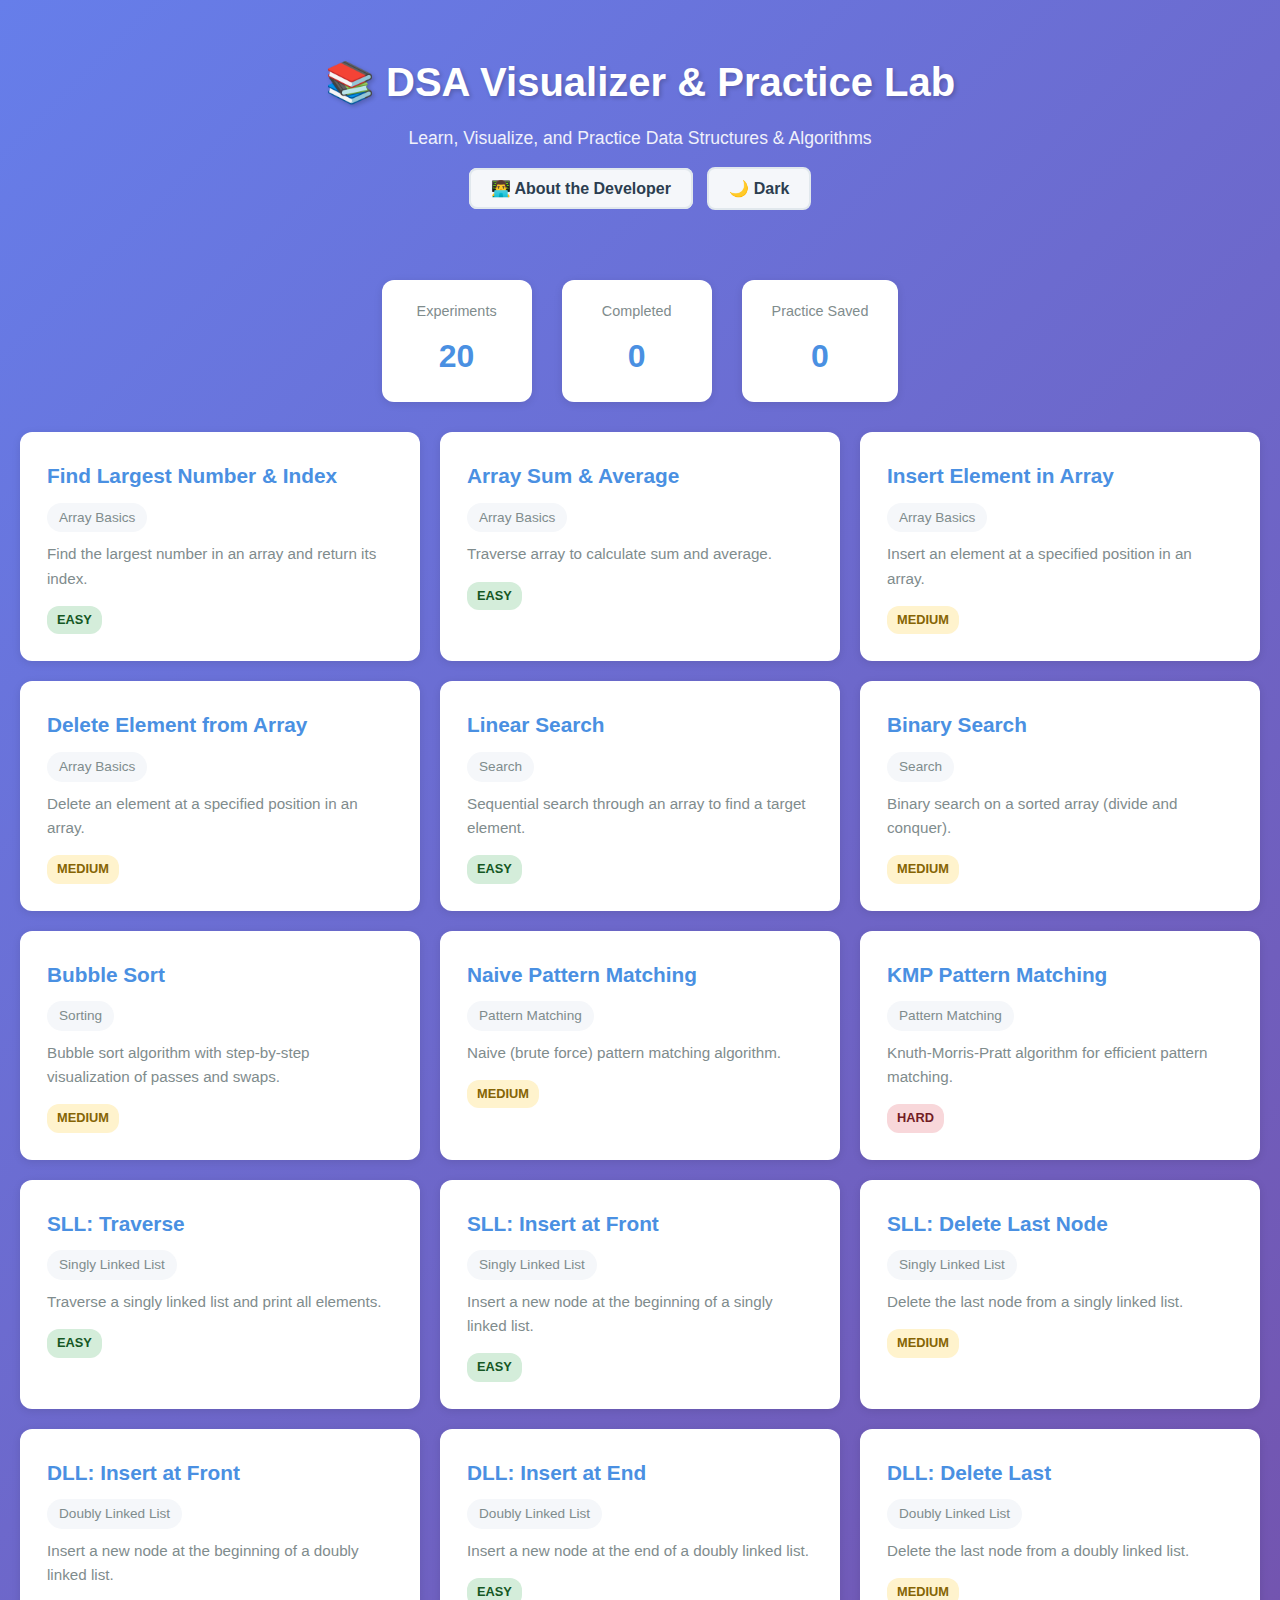
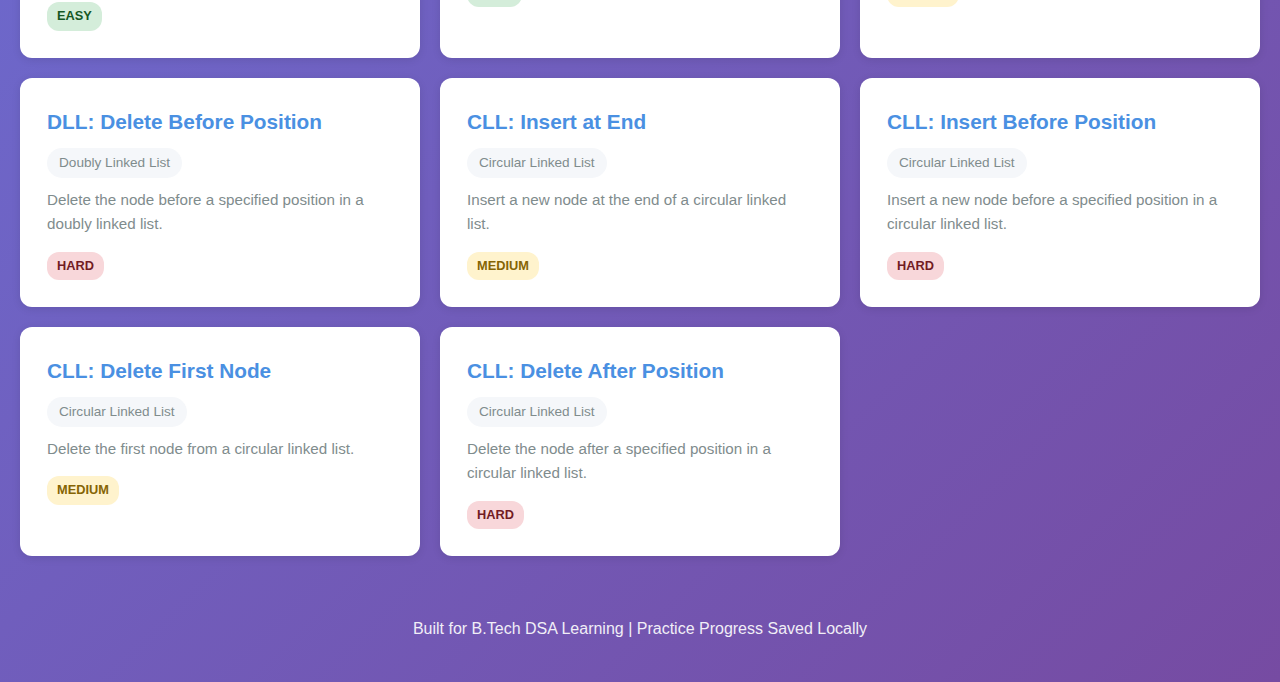
<file: index.html>
<!DOCTYPE html>
<html lang="en">
<head>
    <meta charset="UTF-8">
    <meta name="viewport" content="width=device-width, initial-scale=1.0">
    <title>DSA Visualizer & Practice Lab</title>
    <link rel="stylesheet" href="css/styles.css">
</head>
<body>
    <div class="container">
        <header>
            <h1>📚 DSA Visualizer & Practice Lab</h1>
            <p class="subtitle">Learn, Visualize, and Practice Data Structures & Algorithms</p>
            <div style="margin-top: 15px;">
                <a href="about.html" class="btn-secondary" style="text-decoration: none;">👨‍💻 About the Developer</a>
                <button class="btn-secondary" id="theme-toggle" style="margin-left:10px;">🌙 Dark</button>
            </div>
        </header>

        <div class="dashboard">
            <div class="stats-bar">
                <div class="stat">
                    <span class="stat-label">Experiments</span>
                    <span class="stat-value" id="total-experiments">0</span>
                </div>
                <div class="stat">
                    <span class="stat-label">Completed</span>
                    <span class="stat-value" id="completed-count">0</span>
                </div>
                <div class="stat">
                    <span class="stat-label">Practice Saved</span>
                    <span class="stat-value" id="saved-count">0</span>
                </div>
            </div>

            <div class="experiments-grid" id="experiments-grid">
                <!-- Experiments will be loaded dynamically -->
            </div>
        </div>

        <footer>
            <p>Built for B.Tech DSA Learning | Practice Progress Saved Locally</p>
        </footer>
    </div>

    <script src="js/experiments.js"></script>
    <script src="js/app.js"></script>
</body>
</html>
</file>
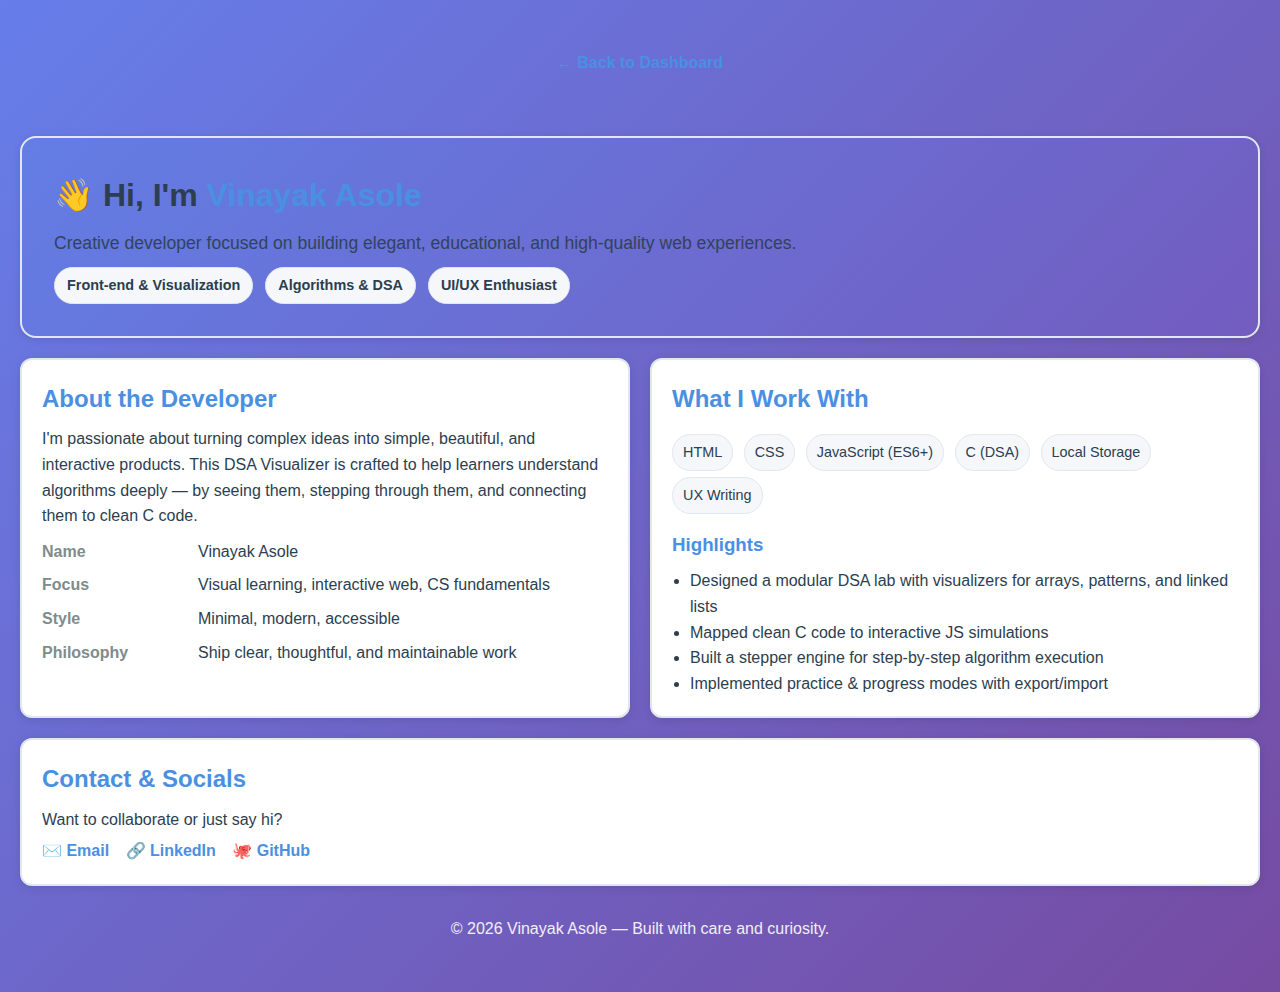
<file: about.html>
<!DOCTYPE html>
<html lang="en">
<head>
	<meta charset="UTF-8">
	<meta name="viewport" content="width=device-width, initial-scale=1.0">
	<title>About — Vinayak Asole</title>
	<link rel="stylesheet" href="css/styles.css">
	<style>
		.hero {
			background: linear-gradient(135deg, rgba(74,144,226,0.15), rgba(123,104,238,0.15));
			border: 2px solid var(--border-color);
			border-radius: 16px;
			padding: 32px;
			box-shadow: var(--shadow);
		}
		.hero h1 {
			margin-bottom: 8px;
		}
		.meta {
			display: flex;
			gap: 12px;
			flex-wrap: wrap;
			margin-top: 10px;
		}
		.badge {
			display: inline-block;
			padding: 6px 12px;
			border-radius: 999px;
			background: var(--bg-color);
			border: 1px solid var(--border-color);
			font-weight: 600;
			color: var(--text-primary);
			font-size: 0.9rem;
		}
		.section {
			background: var(--card-bg);
			border: 2px solid var(--border-color);
			border-radius: 12px;
			padding: 20px;
			box-shadow: var(--shadow);
		}
		.grid-2 {
			display: grid;
			grid-template-columns: 1fr 1fr;
			gap: 20px;
		}
		@media (max-width: 900px) {
			.grid-2 { grid-template-columns: 1fr; }
		}
		.kv {
			display: grid;
			grid-template-columns: 140px 1fr;
			gap: 8px 16px;
			margin-top: 10px;
		}
		.kv div:nth-child(odd) {
			color: var(--text-secondary);
			font-weight: 600;
		}
		.pill {
			display: inline-block;
			padding: 6px 10px;
			margin: 6px 6px 0 0;
			border-radius: 999px;
			background: var(--bg-color);
			border: 1px solid var(--border-color);
			font-size: 0.9rem;
		}
		.socials a {
			text-decoration: none;
			margin-right: 12px;
			font-weight: 600;
			color: var(--primary-color);
		}
	</style>
</head>
<body>
	<div class="container">
		<header style="margin-bottom: 20px;">
			<a href="index.html" class="back-btn">← Back to Dashboard</a>
		</header>

		<section class="hero">
			<h1>👋 Hi, I'm <span style="color: var(--primary-color);">Vinayak Asole</span></h1>
			<p class="subtitle" style="color: var(--text-primary);">Creative developer focused on building elegant, educational, and high‑quality web experiences.</p>
			<div class="meta">
				<span class="badge">Front-end & Visualization</span>
				<span class="badge">Algorithms & DSA</span>
				<span class="badge">UI/UX Enthusiast</span>
			</div>
		</section>

		<div class="grid-2" style="margin-top: 20px;">
			<section class="section">
				<h2 style="color: var(--primary-color);">About the Developer</h2>
				<p style="margin-top: 8px;">I'm passionate about turning complex ideas into simple, beautiful, and interactive products. This DSA Visualizer is crafted to help learners understand algorithms deeply — by seeing them, stepping through them, and connecting them to clean C code.</p>
				<div class="kv">
					<div>Name</div><div>Vinayak Asole</div>
					<div>Focus</div><div>Visual learning, interactive web, CS fundamentals</div>
					<div>Style</div><div>Minimal, modern, accessible</div>
					<div>Philosophy</div><div>Ship clear, thoughtful, and maintainable work</div>
				</div>
			</section>

			<section class="section">
				<h2 style="color: var(--primary-color);">What I Work With</h2>
				<div style="margin-top: 10px;">
					<span class="pill">HTML</span>
					<span class="pill">CSS</span>
					<span class="pill">JavaScript (ES6+)</span>
					<span class="pill">C (DSA)</span>
					<span class="pill">Local Storage</span>
					<span class="pill">UX Writing</span>
				</div>
				<h3 style="margin-top: 16px; color: var(--primary-color);">Highlights</h3>
				<ul style="margin-left: 18px; margin-top: 8px;">
					<li>Designed a modular DSA lab with visualizers for arrays, patterns, and linked lists</li>
					<li>Mapped clean C code to interactive JS simulations</li>
					<li>Built a stepper engine for step‑by‑step algorithm execution</li>
					<li>Implemented practice & progress modes with export/import</li>
				</ul>
			</section>
		</div>

		<section class="section" style="margin-top: 20px;">
			<h2 style="color: var(--primary-color);">Contact & Socials</h2>
			<p style="margin-top: 8px;">Want to collaborate or just say hi?</p>
			<div class="socials" style="margin-top: 6px;">
				<a href="vinayakasole1@gmail.com" title="Email">✉️ Email</a>
				<a href="https://www.linkedin.com/in/vinayak-asole-b1212625a " title="LinkedIn">🔗 LinkedIn</a>
				<a href="https://instagram.com/vinayak_____uv" title="GitHub">🐙 GitHub</a>
			</div>
		</section>

		<footer style="text-align: center; color: white; padding: 30px 0;">
			<p>© <span id="year"></span> Vinayak Asole — Built with care and curiosity.</p>
		</footer>
	</div>
	<script>
		document.getElementById('year').textContent = new Date().getFullYear();
	</script>
</body>
</html>
</file>
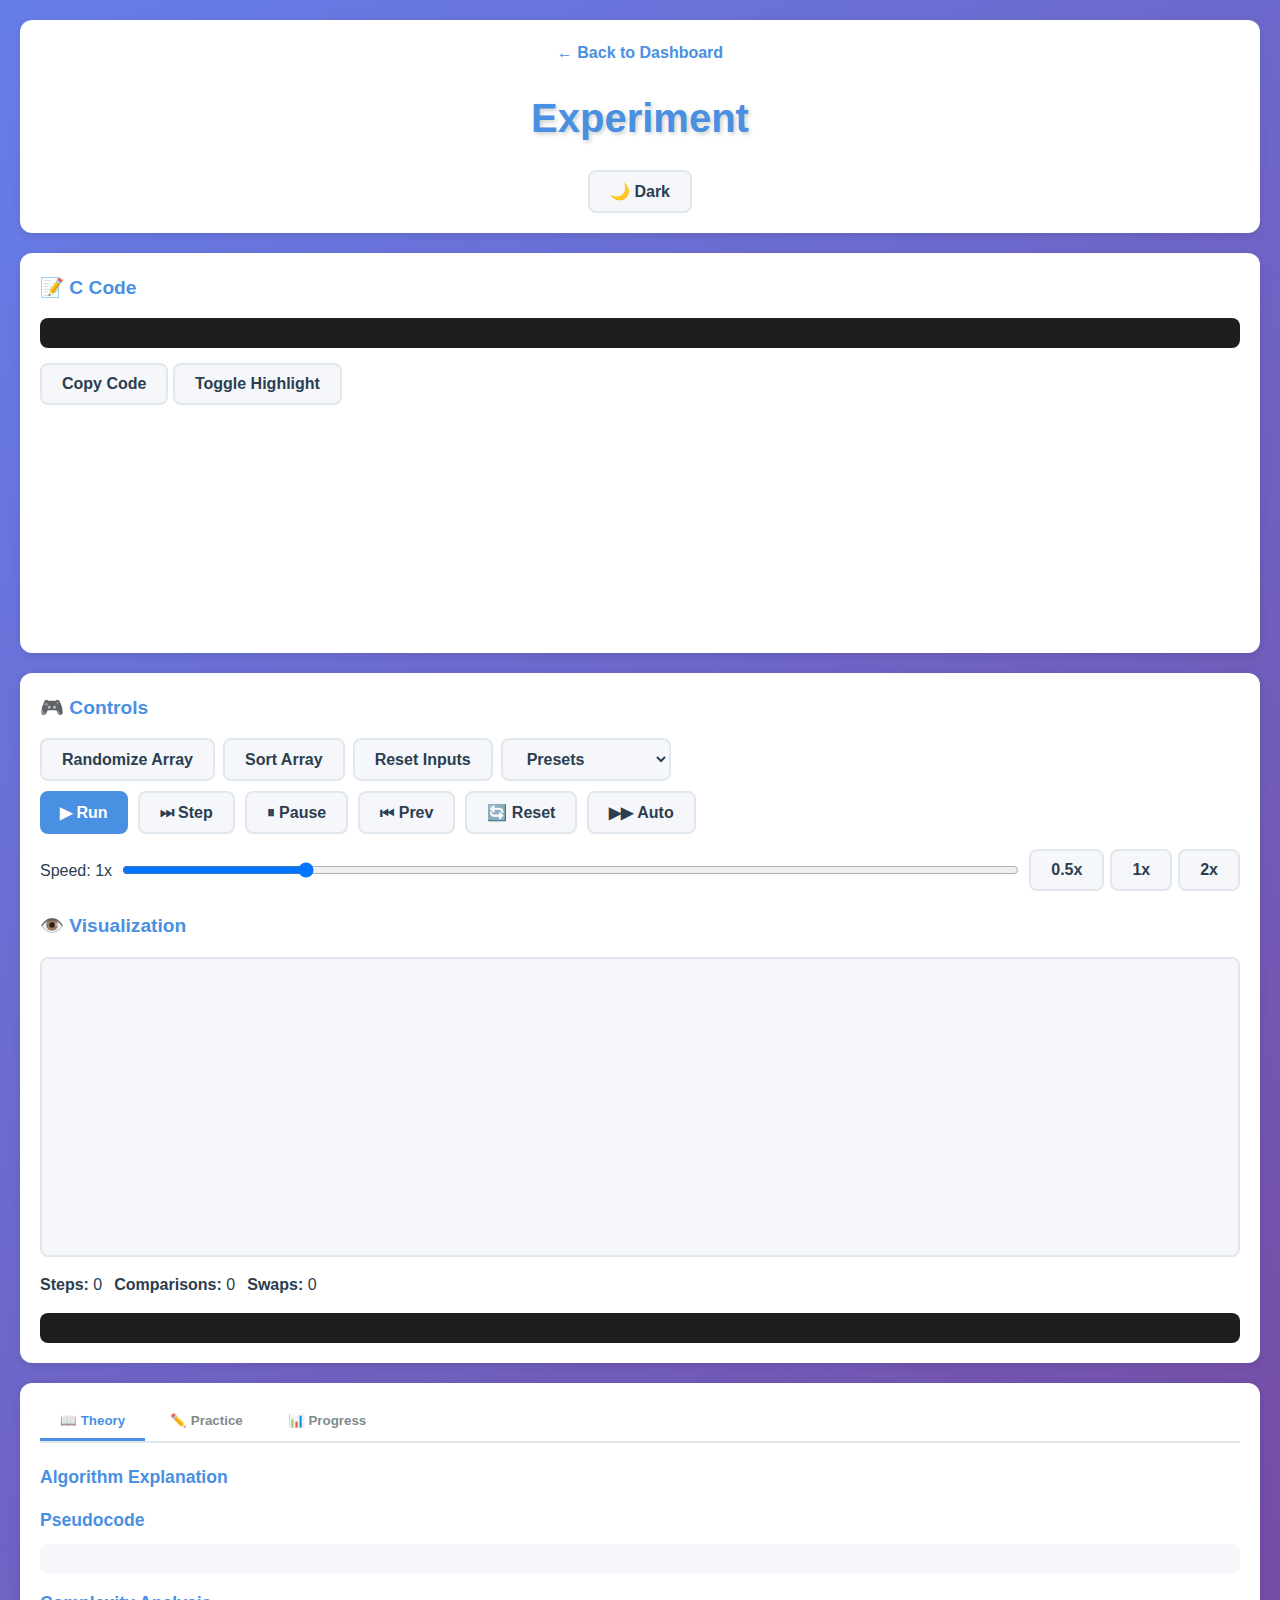
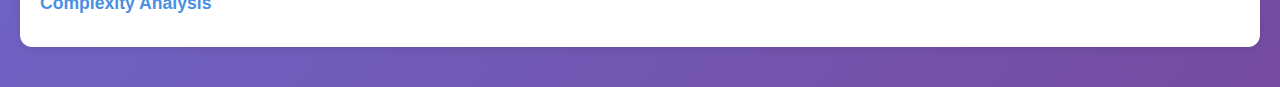
<file: experiment.html>
<!DOCTYPE html>
<html lang="en">
<head>
    <meta charset="UTF-8">
    <meta name="viewport" content="width=device-width, initial-scale=1.0">
    <title>Experiment - DSA Visualizer</title>
    <link rel="stylesheet" href="css/styles.css">
</head>
<body>
    <div class="experiment-container">
        <header class="experiment-header">
            <a href="index.html" class="back-btn">← Back to Dashboard</a>
            <h1 id="experiment-title">Experiment</h1>
            <div class="experiment-meta">
                <span id="experiment-category"></span>
                <span class="difficulty" id="experiment-difficulty"></span>
            </div>
            <div style="margin-top:10px;">
                <button class="btn-secondary" id="theme-toggle">🌙 Dark</button>
            </div>
        </header>

        <div class="experiment-layout">
            <!-- Left Panel: C Code -->
            <div class="panel code-panel">
                <h2>📝 C Code</h2>
                <div class="code-editor">
                    <pre id="c-code-display"><code></code></pre>
                </div>
                <div class="code-info">
                    <button class="btn-secondary" id="copy-code-btn">Copy Code</button>
                    <button class="btn-secondary" id="toggle-highlight-btn">Toggle Highlight</button>
                </div>
            </div>

            <!-- Middle Panel: Controls & Visualizer -->
            <div class="panel main-panel">
                <div class="controls-section">
                    <h2>🎮 Controls</h2>
                    <div class="input-group" id="input-section">
                        <!-- Dynamic input fields based on experiment -->
                    </div>
                    <div class="control-helpers" id="input-helpers" style="margin-bottom:10px; display:flex; gap:8px; flex-wrap:wrap;">
                        <button class="btn-secondary" id="randomize-btn">Randomize Array</button>
                        <button class="btn-secondary" id="sort-btn">Sort Array</button>
                        <button class="btn-secondary" id="reset-inputs-btn">Reset Inputs</button>
                        <select class="btn-secondary" id="presets-select">
                            <option value="">Presets</option>
                            <option value="best">Best Case</option>
                            <option value="average">Average Case</option>
                            <option value="worst">Worst Case</option>
                        </select>
                    </div>
                    <div class="control-buttons">
                        <button class="btn-primary" id="run-btn">▶ Run</button>
                        <button class="btn-secondary" id="step-btn">⏭ Step</button>
                        <button class="btn-secondary" id="pause-btn">⏸ Pause</button>
                        <button class="btn-secondary" id="prev-btn">⏮ Prev</button>
                        <button class="btn-secondary" id="reset-btn">🔄 Reset</button>
                        <button class="btn-secondary" id="auto-btn">▶▶ Auto</button>
                    </div>
                    <div class="speed-control">
                        <label>Speed: <span id="speed-value">1x</span></label>
                        <input type="range" id="speed-slider" min="0.5" max="3" step="0.5" value="1">
                        <div style="display:flex; gap:6px;">
                            <button class="btn-secondary" data-speed="0.5">0.5x</button>
                            <button class="btn-secondary" data-speed="1">1x</button>
                            <button class="btn-secondary" data-speed="2">2x</button>
                        </div>
                    </div>
                </div>

                <div class="visualizer-section">
                    <h2>👁️ Visualization</h2>
                    <div class="visualizer-area" id="visualizer-area">
                        <!-- Visualization will be rendered here -->
                    </div>
                    <div class="metrics" id="metrics" style="display:flex; gap:12px; flex-wrap:wrap; margin-top:8px;">
                        <span><strong>Steps:</strong> <span id="metric-steps">0</span></span>
                        <span><strong>Comparisons:</strong> <span id="metric-comparisons">0</span></span>
                        <span><strong>Swaps:</strong> <span id="metric-swaps">0</span></span>
                    </div>
                    <div class="output-log" id="output-log"></div>
                </div>
            </div>

            <!-- Right Panel: Explanation & Practice -->
            <div class="panel explanation-panel">
                <div class="tabs">
                    <button class="tab-btn active" data-tab="explanation">📖 Theory</button>
                    <button class="tab-btn" data-tab="practice">✏️ Practice</button>
                    <button class="tab-btn" data-tab="progress">📊 Progress</button>
                </div>

                <div class="tab-content active" id="explanation-tab">
                    <h3>Algorithm Explanation</h3>
                    <div id="algorithm-explanation"></div>
                    
                    <h3>Pseudocode</h3>
                    <pre id="pseudocode"></pre>
                    
                    <h3>Complexity Analysis</h3>
                    <div id="complexity-analysis"></div>
                </div>

                <div class="tab-content" id="practice-tab">
                    <h3>Practice Mode</h3>
                    <div id="practice-tests">
                        <!-- Practice test cases will be loaded here -->
                    </div>
                    <div class="practice-result" id="practice-result"></div>
                </div>

                <div class="tab-content" id="progress-tab">
                    <h3>Your Progress</h3>
                    <div id="progress-list">
                        <!-- Saved attempts will be listed here -->
                    </div>
                    <button class="btn-secondary" id="export-btn">📥 Export Progress</button>
                    <button class="btn-secondary" id="import-btn">📤 Import Progress</button>
                    <input type="file" id="import-file" accept=".json" style="display: none;">
                    <div style="margin-top:10px; display:flex; gap:8px; flex-wrap:wrap;">
                        <button class="btn-secondary" id="copy-js-btn">📋 Copy JS Algorithm</button>
                        <button class="btn-secondary" id="copy-state-btn">📋 Copy Current State</button>
                    </div>
                </div>
            </div>
        </div>
    </div>

    <script src="js/experiments.js"></script>
    <script src="js/stepper.js"></script>
    <script src="js/visualizers/arrayViz.js"></script>
    <script src="js/visualizers/linkedListViz.js"></script>
    <script src="js/visualizers/patternViz.js"></script>
    <script src="js/algorithms/c_snippets.js"></script>
    <script src="js/algorithms/js_impl/array.js"></script>
    <script src="js/algorithms/js_impl/search.js"></script>
    <script src="js/algorithms/js_impl/sort.js"></script>
    <script src="js/algorithms/js_impl/pattern.js"></script>
    <script src="js/algorithms/js_impl/linkedlist.js"></script>
    <script src="js/app.js"></script>
    <script>
        // Initialize experiment page
        window.addEventListener('DOMContentLoaded', () => {
            const urlParams = new URLSearchParams(window.location.search);
            const experimentId = urlParams.get('id');
            if (experimentId) {
                initExperiment(experimentId);
            }
        });
    </script>
</body>
</html>
</file>
<file: css/styles.css>
* {
    margin: 0;
    padding: 0;
    box-sizing: border-box;
}

:root {
    --primary-color: #4a90e2;
    --secondary-color: #7b68ee;
    --success-color: #2ecc71;
    --warning-color: #f39c12;
    --danger-color: #e74c3c;
    --bg-color: #f5f7fa;
    --card-bg: #ffffff;
    --text-primary: #2c3e50;
    --text-secondary: #7f8c8d;
    --border-color: #e1e8ed;
    --shadow: 0 2px 8px rgba(0, 0, 0, 0.1);
    --shadow-hover: 0 4px 16px rgba(0, 0, 0, 0.15);
}

[data-theme="dark"] {
    --primary-color: #8ab4f8;
    --secondary-color: #b39ddb;
    --success-color: #34a853;
    --warning-color: #fbbc05;
    --danger-color: #ea4335;
    --bg-color: #1f2937;
    --card-bg: #111827;
    --text-primary: #e5e7eb;
    --text-secondary: #9ca3af;
    --border-color: #374151;
    --shadow: 0 2px 8px rgba(0,0,0,0.6);
    --shadow-hover: 0 4px 16px rgba(0,0,0,0.7);
}

body {
    font-family: 'Segoe UI', Tahoma, Geneva, Verdana, sans-serif;
    background: linear-gradient(135deg, #667eea 0%, #764ba2 100%);
    min-height: 100vh;
    color: var(--text-primary);
    line-height: 1.6;
}

.container {
    max-width: 1400px;
    margin: 0 auto;
    padding: 20px;
}

/* Header */
header {
    text-align: center;
    color: white;
    margin-bottom: 40px;
    padding: 30px 0;
}

header h1 {
    font-size: 2.5rem;
    margin-bottom: 10px;
    text-shadow: 2px 2px 4px rgba(0, 0, 0, 0.2);
}

.subtitle {
    font-size: 1.1rem;
    opacity: 0.9;
}

/* Stats Bar */
.stats-bar {
    display: flex;
    justify-content: center;
    gap: 30px;
    margin-bottom: 30px;
    flex-wrap: wrap;
}

.stat {
    background: var(--card-bg);
    padding: 20px 30px;
    border-radius: 12px;
    box-shadow: var(--shadow);
    text-align: center;
    min-width: 150px;
}

.stat-label {
    display: block;
    color: var(--text-secondary);
    font-size: 0.9rem;
    margin-bottom: 8px;
}

.stat-value {
    display: block;
    font-size: 2rem;
    font-weight: bold;
    color: var(--primary-color);
}

/* Experiments Grid */
.experiments-grid {
    display: grid;
    grid-template-columns: repeat(auto-fill, minmax(300px, 1fr));
    gap: 20px;
    margin-bottom: 40px;
}

.experiment-card {
    background: var(--card-bg);
    border-radius: 12px;
    padding: 25px;
    box-shadow: var(--shadow);
    transition: transform 0.3s, box-shadow 0.3s;
    cursor: pointer;
    border: 2px solid transparent;
}

.experiment-card:hover {
    transform: translateY(-5px);
    box-shadow: var(--shadow-hover);
    border-color: var(--primary-color);
}

.experiment-card.completed {
    border-left: 4px solid var(--success-color);
}

.experiment-card h3 {
    color: var(--primary-color);
    margin-bottom: 10px;
    font-size: 1.3rem;
}

.experiment-card .category {
    display: inline-block;
    background: var(--bg-color);
    padding: 4px 12px;
    border-radius: 20px;
    font-size: 0.85rem;
    color: var(--text-secondary);
    margin-bottom: 10px;
}

.experiment-card .description {
    color: var(--text-secondary);
    margin-bottom: 15px;
    font-size: 0.95rem;
}

.experiment-card .difficulty {
    display: inline-block;
    padding: 4px 10px;
    border-radius: 12px;
    font-size: 0.8rem;
    font-weight: 600;
}

.difficulty.easy {
    background: #d4edda;
    color: #155724;
}

.difficulty.medium {
    background: #fff3cd;
    color: #856404;
}

.difficulty.hard {
    background: #f8d7da;
    color: #721c24;
}

/* Experiment Page */
.experiment-container {
    max-width: 1800px;
    margin: 0 auto;
    padding: 20px;
}

.experiment-header {
    background: var(--card-bg);
    padding: 20px 30px;
    border-radius: 12px;
    margin-bottom: 20px;
    box-shadow: var(--shadow);
}

.experiment-header h1 {
    color: var(--primary-color);
    margin: 10px 0;
}

.back-btn {
    color: var(--primary-color);
    text-decoration: none;
    font-weight: 600;
    display: inline-block;
    margin-bottom: 10px;
    transition: color 0.3s;
}

.back-btn:hover {
    color: var(--secondary-color);
}

.experiment-meta {
    display: flex;
    gap: 15px;
    margin-top: 10px;
}

/* Experiment Layout */
.experiment-layout {
    display: grid;
    grid-template-columns: 1fr 1.5fr 1fr;
    gap: 20px;
    margin-bottom: 20px;
}

@media (max-width: 1400px) {
    .experiment-layout {
        grid-template-columns: 1fr;
    }
}

@media (max-width: 600px) {
    .container { padding: 12px; }
    header { padding: 20px 0; }
    .experiment-header { padding: 16px 18px; }
    .panel { padding: 14px; }
    .control-buttons { gap: 8px; }
    .array-element { width: 48px; height: 48px; }
}

.panel {
    background: var(--card-bg);
    border-radius: 12px;
    padding: 20px;
    box-shadow: var(--shadow);
    max-height: calc(100vh - 200px);
    overflow-y: auto;
}

.panel h2 {
    color: var(--primary-color);
    margin-bottom: 15px;
    font-size: 1.2rem;
}

/* Code Panel */
.code-panel {
    min-height: 400px;
}

.code-editor {
    background: #1e1e1e;
    color: #d4d4d4;
    padding: 15px;
    border-radius: 8px;
    overflow-x: auto;
    font-family: 'Consolas', 'Monaco', monospace;
    font-size: 0.9rem;
    line-height: 1.6;
    margin-bottom: 15px;
    max-height: 500px;
    overflow-y: auto;
}

.code-editor code {
    color: #d4d4d4;
}

.code-editor .keyword {
    color: #569cd6;
}

.code-editor .string {
    color: #ce9178;
}

.code-editor .comment {
    color: #6a9955;
}

.code-editor .function {
    color: #dcdcaa;
}

/* Controls */
.controls-section {
    margin-bottom: 20px;
}

.input-group {
    margin-bottom: 15px;
}

.input-group label {
    display: block;
    margin-bottom: 5px;
    color: var(--text-primary);
    font-weight: 600;
}

.input-group input,
.input-group textarea {
    width: 100%;
    padding: 10px;
    border: 2px solid var(--border-color);
    border-radius: 8px;
    font-size: 1rem;
    transition: border-color 0.3s;
}

.input-group input:focus,
.input-group textarea:focus {
    outline: none;
    border-color: var(--primary-color);
}

.control-buttons {
    display: flex;
    gap: 10px;
    flex-wrap: wrap;
    margin-bottom: 15px;
}

.btn-primary,
.btn-secondary {
    padding: 10px 20px;
    border: none;
    border-radius: 8px;
    font-size: 1rem;
    font-weight: 600;
    cursor: pointer;
    transition: all 0.3s;
}

.btn-primary {
    background: var(--primary-color);
    color: white;
}

.btn-primary:hover {
    background: #357abd;
    transform: translateY(-2px);
}

.btn-secondary {
    background: var(--bg-color);
    color: var(--text-primary);
    border: 2px solid var(--border-color);
}

.btn-secondary:hover {
    background: var(--border-color);
    transform: translateY(-2px);
}

.btn-primary:disabled,
.btn-secondary:disabled {
    opacity: 0.5;
    cursor: not-allowed;
    transform: none;
}

.speed-control {
    display: flex;
    align-items: center;
    gap: 10px;
}

.speed-control input[type="range"] {
    flex: 1;
}

/* Visualizer */
.visualizer-section {
    margin-top: 20px;
}

.visualizer-area {
    min-height: 300px;
    background: var(--bg-color);
    border-radius: 8px;
    padding: 20px;
    margin-bottom: 15px;
    border: 2px solid var(--border-color);
}

/* Array Visualization */
.array-visualizer {
    display: flex;
    flex-wrap: wrap;
    gap: 10px;
    justify-content: center;
    align-items: center;
    min-height: 200px;
}

.array-element {
    width: 60px;
    height: 60px;
    display: flex;
    flex-direction: column;
    align-items: center;
    justify-content: center;
    background: var(--card-bg);
    border: 3px solid var(--border-color);
    border-radius: 8px;
    font-size: 1.2rem;
    font-weight: bold;
    color: var(--text-primary);
    transition: all 0.3s;
    position: relative;
    padding: 5px;
}

.array-element > span:first-child {
    display: block;
    font-size: 1.2rem;
    font-weight: bold;
}

.array-element .index {
    font-size: 0.7rem;
    color: var(--text-secondary);
    position: absolute;
    top: -20px;
    font-weight: normal;
}

.array-element.active {
    background: var(--primary-color);
    color: white;
    border-color: var(--primary-color);
    transform: scale(1.1);
}

.array-element.comparing {
    background: var(--warning-color);
    color: white;
    border-color: var(--warning-color);
}

.array-element.swapped {
    background: var(--success-color);
    color: white;
    border-color: var(--success-color);
}

.array-element.sorted {
    background: var(--success-color);
    color: white;
    border-color: var(--success-color);
}

/* Linked List Visualization */
.linkedlist-visualizer {
    display: flex;
    flex-wrap: wrap;
    gap: 15px;
    justify-content: center;
    align-items: center;
    min-height: 200px;
}

.list-node {
    display: flex;
    align-items: center;
    gap: 5px;
}

.node-box {
    width: 60px;
    height: 60px;
    display: flex;
    align-items: center;
    justify-content: center;
    background: var(--card-bg);
    border: 3px solid var(--border-color);
    border-radius: 8px;
    font-weight: bold;
    transition: all 0.3s;
}

.node-box.active {
    background: var(--primary-color);
    color: white;
    border-color: var(--primary-color);
    transform: scale(1.1);
}

.arrow {
    font-size: 1.5rem;
    color: var(--text-secondary);
}

/* Output Log */
.output-log {
    background: #1e1e1e;
    color: #d4d4d4;
    padding: 15px;
    border-radius: 8px;
    font-family: 'Consolas', 'Monaco', monospace;
    font-size: 0.9rem;
    max-height: 200px;
    overflow-y: auto;
    margin-top: 15px;
}

/* Explanation Panel */
.tabs {
    display: flex;
    gap: 5px;
    margin-bottom: 20px;
    border-bottom: 2px solid var(--border-color);
}

.tab-btn {
    padding: 10px 20px;
    background: none;
    border: none;
    border-bottom: 3px solid transparent;
    cursor: pointer;
    font-weight: 600;
    color: var(--text-secondary);
    transition: all 0.3s;
}

.tab-btn:hover {
    color: var(--primary-color);
}

.tab-btn.active {
    color: var(--primary-color);
    border-bottom-color: var(--primary-color);
}

.tab-content {
    display: none;
}

.tab-content.active {
    display: block;
}

.tab-content h3 {
    color: var(--primary-color);
    margin: 15px 0 10px 0;
    font-size: 1.1rem;
}

.tab-content pre {
    background: var(--bg-color);
    padding: 15px;
    border-radius: 8px;
    overflow-x: auto;
    font-family: 'Consolas', 'Monaco', monospace;
    margin: 10px 0;
}

.complexity-analysis {
    background: var(--bg-color);
    padding: 15px;
    border-radius: 8px;
    margin: 10px 0;
}

.complexity-item {
    margin: 8px 0;
    padding: 8px;
    background: var(--card-bg);
    border-radius: 6px;
}

/* Practice Mode */
.practice-tests {
    margin: 15px 0;
}

.test-case {
    background: var(--bg-color);
    padding: 15px;
    border-radius: 8px;
    margin-bottom: 15px;
}

.test-case h4 {
    color: var(--primary-color);
    margin-bottom: 10px;
}

.test-input,
.test-expected {
    margin: 8px 0;
    font-family: 'Consolas', 'Monaco', monospace;
}

.practice-result {
    margin-top: 15px;
    padding: 15px;
    border-radius: 8px;
    font-weight: 600;
}

.practice-result.success {
    background: #d4edda;
    color: #155724;
}

.practice-result.failure {
    background: #f8d7da;
    color: #721c24;
}

/* Progress */
.progress-item {
    background: var(--bg-color);
    padding: 15px;
    border-radius: 8px;
    margin-bottom: 10px;
}

.progress-item h4 {
    color: var(--primary-color);
    margin-bottom: 5px;
}

.progress-item .timestamp {
    font-size: 0.85rem;
    color: var(--text-secondary);
}

/* Footer */
footer {
    text-align: center;
    color: white;
    padding: 20px 0;
    opacity: 0.9;
}

/* Scrollbar Styling */
::-webkit-scrollbar {
    width: 8px;
    height: 8px;
}

::-webkit-scrollbar-track {
    background: var(--bg-color);
}

::-webkit-scrollbar-thumb {
    background: var(--text-secondary);
    border-radius: 4px;
}

::-webkit-scrollbar-thumb:hover {
    background: var(--primary-color);
}
</file>
